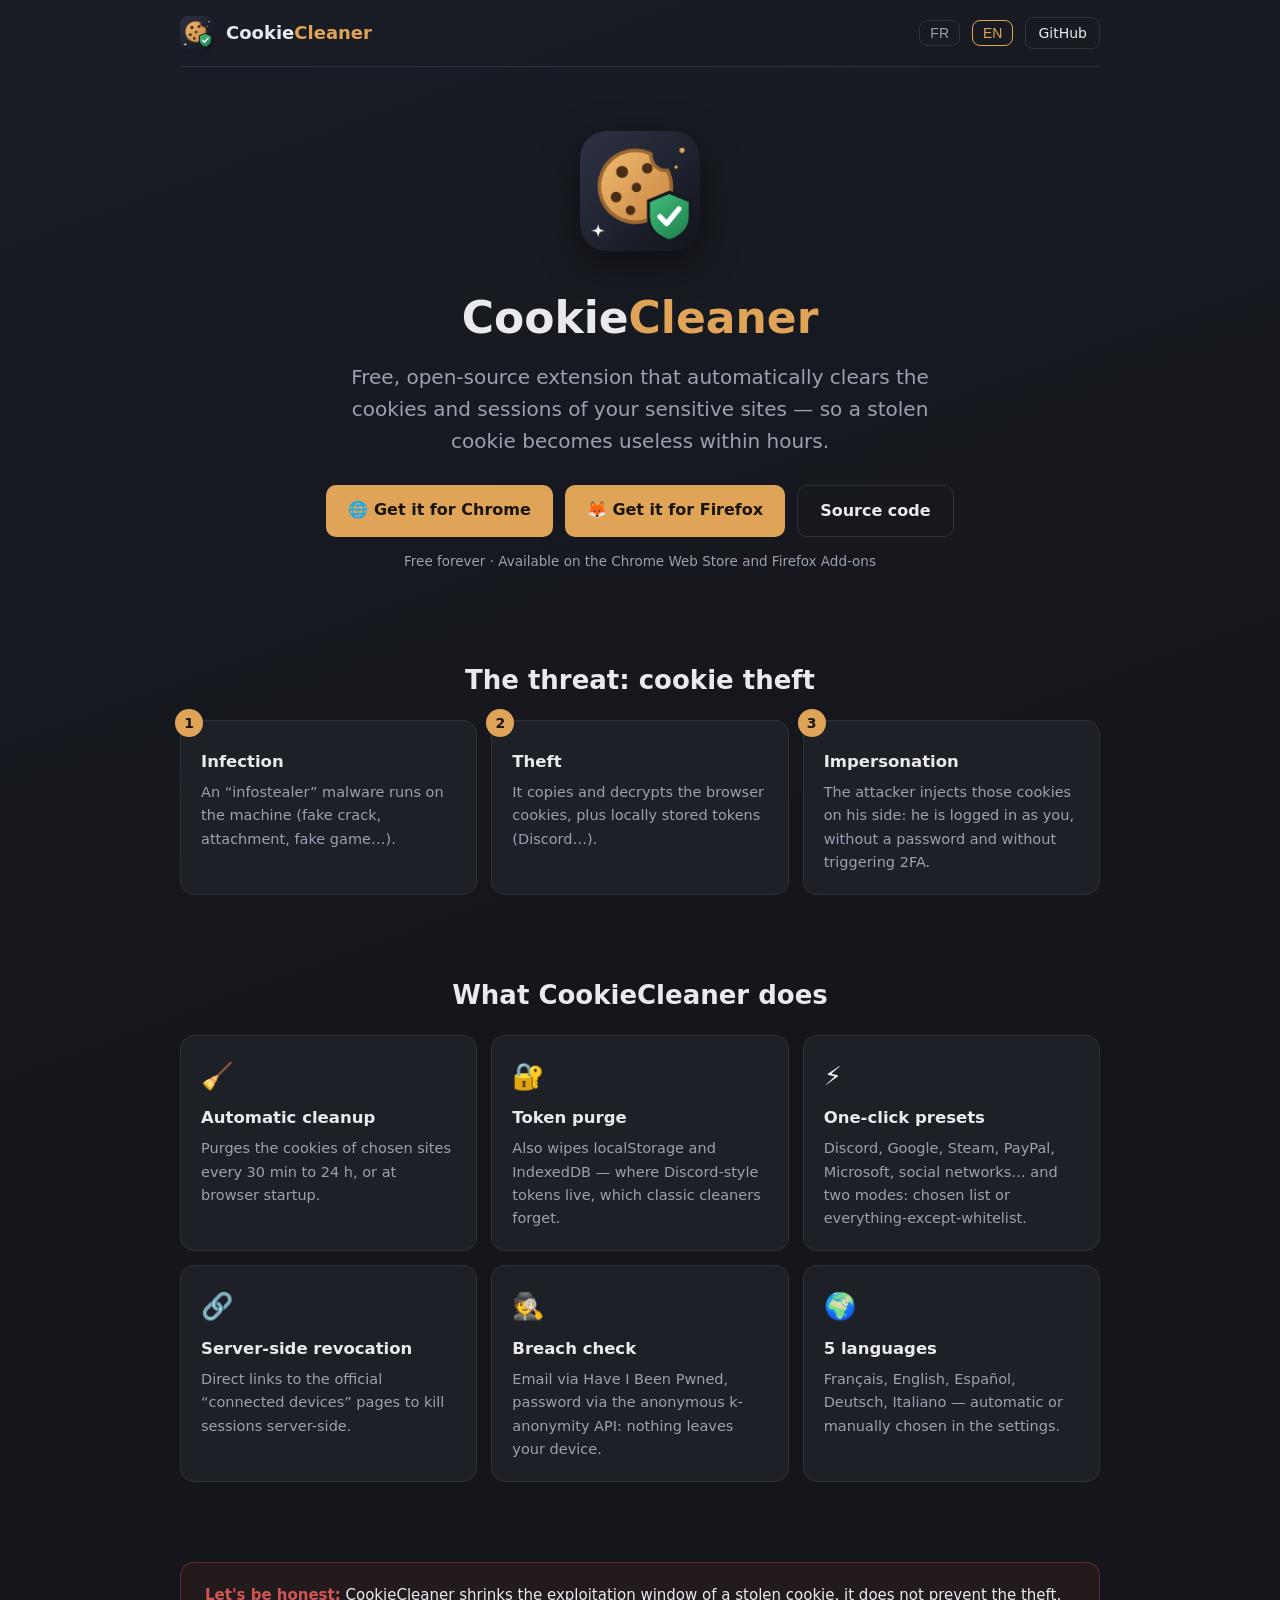
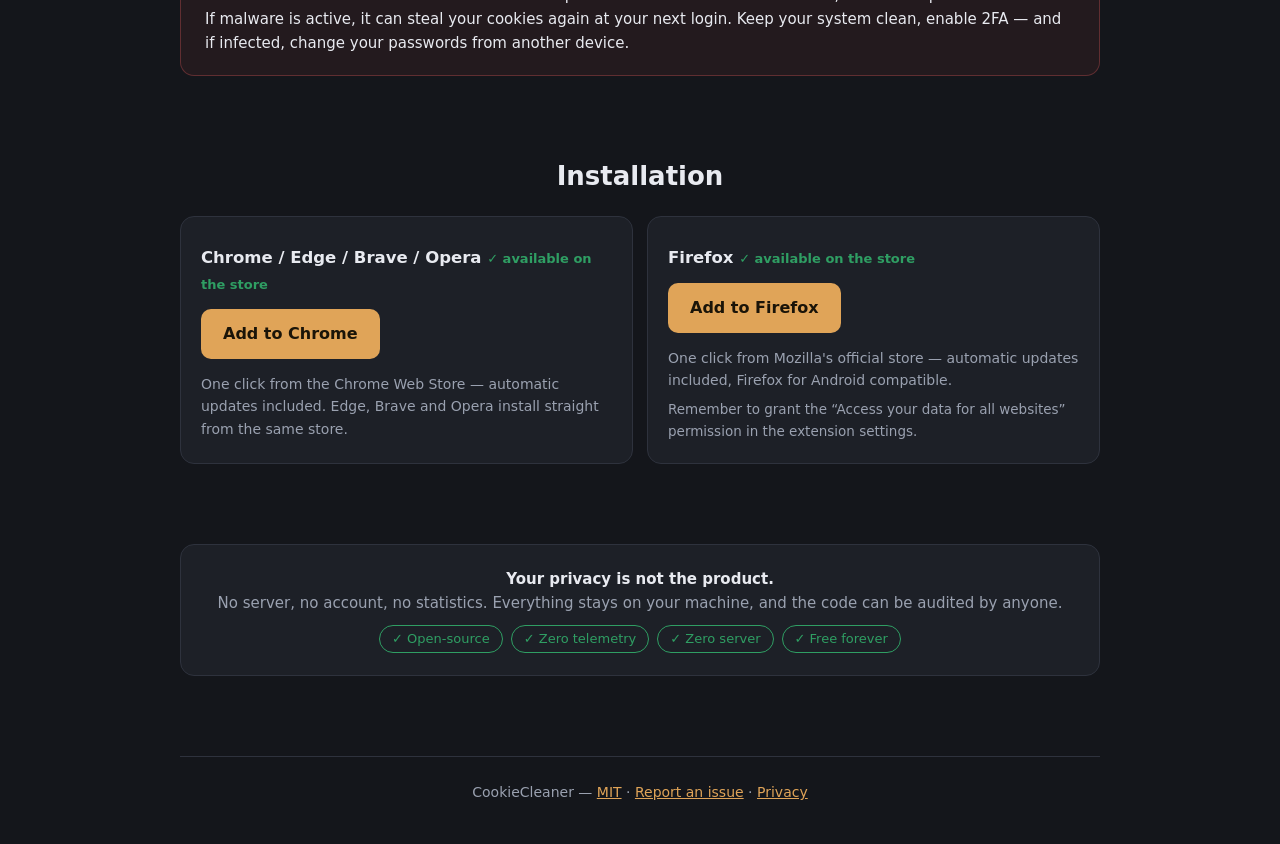
<file: docs/index.html>
<!DOCTYPE html>
<html lang="fr">
<head>
  <meta charset="utf-8">
  <meta name="viewport" content="width=device-width, initial-scale=1">
  <title>CookieCleaner — Anti-vol de cookies</title>
  <meta name="description" content="Extension gratuite et open-source qui nettoie automatiquement les cookies et sessions de vos sites sensibles pour limiter l'impact du vol de cookies.">
  <link rel="icon" type="image/png" href="assets/favicon.png">
  <style>
    :root {
      --bg: #14161b; --panel: #1d2027; --panel-2: #23262f; --border: #2e323d;
      --text: #e8eaf0; --muted: #9aa1b0; --accent: #e0a458; --accent-dark: #b5773a;
      --green: #2f9e63; --red: #d05555; --radius: 14px;
    }
    * { box-sizing: border-box; margin: 0; }
    html { scroll-behavior: smooth; }
    body {
      background: linear-gradient(160deg, #1a1d26 0%, #14161b 40%);
      color: var(--text);
      font-family: "Segoe UI", system-ui, -apple-system, sans-serif;
      font-size: 16px; line-height: 1.6;
    }
    a { color: var(--accent); }
    .wrap { max-width: 960px; margin: 0 auto; padding: 0 20px; }

    nav {
      display: flex; align-items: center; gap: 12px;
      padding: 16px 0; border-bottom: 1px solid var(--border);
    }
    nav img { width: 34px; height: 34px; border-radius: 8px; }
    nav .brand { font-weight: 700; font-size: 18px; }
    nav .brand em { color: var(--accent); font-style: normal; }
    nav .spacer { flex: 1; }
    .lang-btn {
      background: none; border: 1px solid var(--border); color: var(--muted);
      border-radius: 8px; padding: 4px 10px; cursor: pointer; font-size: 14px;
    }
    .lang-btn.active { border-color: var(--accent); color: var(--accent); }
    nav .gh {
      text-decoration: none; border: 1px solid var(--border); border-radius: 8px;
      padding: 4px 12px; color: var(--text); font-size: 14px;
    }
    nav .gh:hover { border-color: var(--accent); }

    header.hero { text-align: center; padding: 64px 0 48px; }
    .hero img { width: 120px; height: 120px; border-radius: 26px; box-shadow: 0 12px 40px rgba(0,0,0,.45); }
    .hero h1 { font-size: 44px; margin: 24px 0 8px; }
    .hero h1 em { color: var(--accent); font-style: normal; }
    .hero .tagline { font-size: 20px; color: var(--muted); max-width: 620px; margin: 0 auto 28px; }
    .cta-row { display: flex; gap: 12px; justify-content: center; flex-wrap: wrap; }
    .btn {
      display: inline-block; text-decoration: none; font-weight: 600; font-size: 16px;
      padding: 12px 22px; border-radius: 10px;
    }
    .btn.primary { background: var(--accent); color: #1a1408; }
    .btn.primary:hover { background: var(--accent-dark); color: #fff; }
    .btn.ghost { border: 1px solid var(--border); color: var(--text); }
    .btn.ghost:hover { border-color: var(--accent); }
    .hero .note { margin-top: 14px; font-size: 13.5px; color: var(--muted); }

    section { padding: 40px 0; }
    section h2 { font-size: 26px; margin-bottom: 18px; text-align: center; }
    .grid { display: grid; grid-template-columns: repeat(auto-fit, minmax(260px, 1fr)); gap: 14px; }
    .card {
      background: var(--panel); border: 1px solid var(--border);
      border-radius: var(--radius); padding: 20px;
    }
    .card .emoji { font-size: 26px; }
    .card h3 { font-size: 16.5px; margin: 8px 0 6px; }
    .card p { font-size: 14.5px; color: var(--muted); }

    .steps { counter-reset: step; }
    .steps .card { position: relative; padding-left: 20px; }
    .steps .card::before {
      counter-increment: step; content: counter(step);
      position: absolute; top: -12px; left: -6px;
      background: var(--accent); color: #1a1408; font-weight: 700;
      width: 28px; height: 28px; border-radius: 50%;
      display: flex; align-items: center; justify-content: center; font-size: 14px;
    }

    .warn-box {
      background: rgba(208,85,85,.08); border: 1px solid rgba(208,85,85,.35);
      border-radius: var(--radius); padding: 20px 24px; font-size: 15px;
    }
    .warn-box strong { color: var(--red); }

    .install-cols { display: grid; grid-template-columns: repeat(auto-fit, minmax(300px, 1fr)); gap: 14px; }
    .install-cols ol { padding-left: 20px; font-size: 14.5px; }
    .install-cols li { margin: 6px 0; }
    code {
      background: var(--panel-2); border: 1px solid var(--border);
      border-radius: 5px; padding: 1px 6px; font-size: 13px;
    }

    .privacy-strip {
      text-align: center; background: var(--panel); border: 1px solid var(--border);
      border-radius: var(--radius); padding: 22px; font-size: 15px;
    }
    .privacy-strip .badges { margin-top: 10px; display: flex; gap: 8px; justify-content: center; flex-wrap: wrap; }
    .pill {
      font-size: 13px; border: 1px solid var(--green); color: var(--green);
      border-radius: 999px; padding: 3px 12px;
    }

    footer {
      border-top: 1px solid var(--border); margin-top: 40px;
      padding: 24px 0 40px; text-align: center; color: var(--muted); font-size: 14px;
    }
  </style>
</head>
<body>
  <div class="wrap">
    <nav>
      <img src="assets/logo.png" alt="">
      <span class="brand">Cookie<em>Cleaner</em></span>
      <span class="spacer"></span>
      <button class="lang-btn" id="btn-fr" onclick="setLang('fr')">FR</button>
      <button class="lang-btn" id="btn-en" onclick="setLang('en')">EN</button>
      <a class="gh" href="https://github.com/FrankkDarko/CookieCleaner">GitHub</a>
    </nav>

    <header class="hero">
      <img src="assets/logo.png" alt="CookieCleaner">
      <h1>Cookie<em>Cleaner</em></h1>
      <p class="tagline" data-t="tagline"></p>
      <div class="cta-row">
        <a class="btn primary" href="https://chromewebstore.google.com/detail/cookiecleaner/oaomdnagofhaododcaihlojmjmlnnhdg" data-t="ctaChrome"></a>
        <a class="btn primary" href="https://addons.mozilla.org/firefox/addon/freecookiecleaner/" data-t="ctaFirefox"></a>
        <a class="btn ghost" href="https://github.com/FrankkDarko/CookieCleaner" data-t="ctaSource"></a>
      </div>
      <p class="note" data-t="ctaNote"></p>
    </header>

    <section>
      <h2 data-t="threatTitle"></h2>
      <div class="grid steps">
        <div class="card"><h3 data-t="threat1t"></h3><p data-t="threat1p"></p></div>
        <div class="card"><h3 data-t="threat2t"></h3><p data-t="threat2p"></p></div>
        <div class="card"><h3 data-t="threat3t"></h3><p data-t="threat3p"></p></div>
      </div>
    </section>

    <section>
      <h2 data-t="featTitle"></h2>
      <div class="grid">
        <div class="card"><div class="emoji">🧹</div><h3 data-t="feat1t"></h3><p data-t="feat1p"></p></div>
        <div class="card"><div class="emoji">🔐</div><h3 data-t="feat2t"></h3><p data-t="feat2p"></p></div>
        <div class="card"><div class="emoji">⚡</div><h3 data-t="feat3t"></h3><p data-t="feat3p"></p></div>
        <div class="card"><div class="emoji">🔗</div><h3 data-t="feat4t"></h3><p data-t="feat4p"></p></div>
        <div class="card"><div class="emoji">🕵️</div><h3 data-t="feat5t"></h3><p data-t="feat5p"></p></div>
        <div class="card"><div class="emoji">🌍</div><h3 data-t="feat6t"></h3><p data-t="feat6p"></p></div>
      </div>
    </section>

    <section>
      <div class="warn-box">
        <strong data-t="honestT"></strong> <span data-t="honestP"></span>
      </div>
    </section>

    <section>
      <h2 data-t="installTitle"></h2>
      <div class="install-cols">
        <div class="card">
          <h3>Chrome / Edge / Brave / Opera <span style="color:var(--green);font-size:13px;font-weight:600" data-t="instCLive"></span></h3>
          <p style="margin:12px 0 14px">
            <a class="btn primary" href="https://chromewebstore.google.com/detail/cookiecleaner/oaomdnagofhaododcaihlojmjmlnnhdg" data-t="instCBtn"></a>
          </p>
          <p style="font-size:14px" data-t="instC0"></p>
        </div>
        <div class="card">
          <h3>Firefox <span style="color:var(--green);font-size:13px;font-weight:600" data-t="instFLive"></span></h3>
          <p style="margin:12px 0 14px">
            <a class="btn primary" href="https://addons.mozilla.org/firefox/addon/freecookiecleaner/" data-t="instFBtn"></a>
          </p>
          <p style="font-size:14px" data-t="instF0"></p>
          <p style="font-size:13.5px;color:var(--muted);margin-top:8px" data-t="instFNote"></p>
        </div>
      </div>
    </section>

    <section>
      <div class="privacy-strip">
        <strong data-t="privT"></strong><br>
        <span style="color:var(--muted)" data-t="privP"></span>
        <div class="badges">
          <span class="pill" data-t="pill1"></span>
          <span class="pill" data-t="pill2"></span>
          <span class="pill" data-t="pill3"></span>
          <span class="pill" data-t="pill4"></span>
        </div>
      </div>
    </section>

    <footer>
      <span data-t="footer"></span>
      <a href="https://github.com/FrankkDarko/CookieCleaner/blob/main/LICENSE">MIT</a>
      · <a href="https://github.com/FrankkDarko/CookieCleaner/issues" data-t="footerIssues"></a>
      · <a href="privacy.html" data-t="footerPrivacy"></a>
    </footer>
  </div>

  <script>
    const I18N = {
      fr: {
        title: "CookieCleaner — Anti-vol de cookies",
        tagline: "Extension gratuite et open-source qui nettoie automatiquement les cookies et sessions de vos sites sensibles — pour qu'un cookie volé devienne inutilisable en quelques heures.",
        ctaChrome: "🌐 Installer pour Chrome",
        ctaFirefox: "🦊 Installer pour Firefox",
        ctaSource: "Code source",
        ctaNote: "Gratuit pour toujours · Disponible sur le Chrome Web Store et Firefox Add-ons",
        threatTitle: "La menace : le vol de cookies",
        threat1t: "Infection", threat1p: "Un malware « infostealer » s'exécute sur la machine (faux crack, pièce jointe, faux jeu…).",
        threat2t: "Vol", threat2p: "Il copie et déchiffre les cookies du navigateur, ainsi que les tokens stockés en local (Discord…).",
        threat3t: "Usurpation", threat3p: "L'attaquant injecte ces cookies chez lui : il est connecté à votre place, sans mot de passe et sans déclencher la 2FA.",
        featTitle: "Ce que fait CookieCleaner",
        feat1t: "Nettoyage automatique", feat1p: "Purge les cookies des sites choisis toutes les 30 min à 24 h, ou au démarrage du navigateur.",
        feat2t: "Purge des tokens", feat2p: "Vide aussi le localStorage et l'IndexedDB — là où vivent les tokens type Discord que les nettoyeurs classiques oublient.",
        feat3t: "Presets en un clic", feat3p: "Discord, Google, Steam, PayPal, Microsoft, réseaux sociaux… et deux modes : liste choisie ou tout-sauf-liste-blanche.",
        feat4t: "Révocation serveur", feat4p: "Liens directs vers les pages officielles « appareils connectés » pour tuer les sessions côté serveur.",
        feat5t: "Vérification de fuites", feat5p: "E-mail via Have I Been Pwned, mot de passe via l'API anonyme k-anonymity : rien ne quitte votre appareil.",
        feat6t: "5 langues", feat6p: "Français, English, Español, Deutsch, Italiano — automatique ou au choix dans les options.",
        honestT: "Soyons honnêtes :",
        honestP: "CookieCleaner réduit la fenêtre d'exploitation d'un cookie volé, il n'empêche pas le vol. Si un malware est actif, il peut re-voler vos cookies à la prochaine connexion. Gardez votre système sain, activez la 2FA — et en cas d'infection, changez vos mots de passe depuis un autre appareil.",
        installTitle: "Installation",
        instCLive: "✓ disponible sur le store",
        instCBtn: "Ajouter à Chrome",
        instC0: "Un clic depuis le Chrome Web Store — mises à jour automatiques incluses. Edge, Brave et Opera installent directement depuis le même store.",
        instFLive: "✓ disponible sur le store",
        instFBtn: "Ajouter à Firefox",
        instF0: "Un clic depuis le store officiel de Mozilla — mises à jour automatiques incluses, compatible Firefox pour Android.",
        instFNote: "Pensez à accorder la permission « Accéder à vos données pour tous les sites » dans les paramètres de l'extension.",
        privT: "Votre vie privée n'est pas le produit.",
        privP: "Aucun serveur, aucun compte, aucune statistique. Tout reste sur votre machine, et le code est auditable par tous.",
        pill1: "✓ Open-source", pill2: "✓ Zéro télémétrie", pill3: "✓ Zéro serveur", pill4: "✓ Gratuit pour toujours",
        footer: "CookieCleaner — licence ", footerIssues: "Signaler un problème", footerPrivacy: "Confidentialité"
      },
      en: {
        title: "CookieCleaner — Anti cookie-theft",
        tagline: "Free, open-source extension that automatically clears the cookies and sessions of your sensitive sites — so a stolen cookie becomes useless within hours.",
        ctaChrome: "🌐 Get it for Chrome",
        ctaFirefox: "🦊 Get it for Firefox",
        ctaSource: "Source code",
        ctaNote: "Free forever · Available on the Chrome Web Store and Firefox Add-ons",
        threatTitle: "The threat: cookie theft",
        threat1t: "Infection", threat1p: "An “infostealer” malware runs on the machine (fake crack, attachment, fake game…).",
        threat2t: "Theft", threat2p: "It copies and decrypts the browser cookies, plus locally stored tokens (Discord…).",
        threat3t: "Impersonation", threat3p: "The attacker injects those cookies on his side: he is logged in as you, without a password and without triggering 2FA.",
        featTitle: "What CookieCleaner does",
        feat1t: "Automatic cleanup", feat1p: "Purges the cookies of chosen sites every 30 min to 24 h, or at browser startup.",
        feat2t: "Token purge", feat2p: "Also wipes localStorage and IndexedDB — where Discord-style tokens live, which classic cleaners forget.",
        feat3t: "One-click presets", feat3p: "Discord, Google, Steam, PayPal, Microsoft, social networks… and two modes: chosen list or everything-except-whitelist.",
        feat4t: "Server-side revocation", feat4p: "Direct links to the official “connected devices” pages to kill sessions server-side.",
        feat5t: "Breach check", feat5p: "Email via Have I Been Pwned, password via the anonymous k-anonymity API: nothing leaves your device.",
        feat6t: "5 languages", feat6p: "Français, English, Español, Deutsch, Italiano — automatic or manually chosen in the settings.",
        honestT: "Let's be honest:",
        honestP: "CookieCleaner shrinks the exploitation window of a stolen cookie, it does not prevent the theft. If malware is active, it can steal your cookies again at your next login. Keep your system clean, enable 2FA — and if infected, change your passwords from another device.",
        installTitle: "Installation",
        instCLive: "✓ available on the store",
        instCBtn: "Add to Chrome",
        instC0: "One click from the Chrome Web Store — automatic updates included. Edge, Brave and Opera install straight from the same store.",
        instFLive: "✓ available on the store",
        instFBtn: "Add to Firefox",
        instF0: "One click from Mozilla's official store — automatic updates included, Firefox for Android compatible.",
        instFNote: "Remember to grant the “Access your data for all websites” permission in the extension settings.",
        privT: "Your privacy is not the product.",
        privP: "No server, no account, no statistics. Everything stays on your machine, and the code can be audited by anyone.",
        pill1: "✓ Open-source", pill2: "✓ Zero telemetry", pill3: "✓ Zero server", pill4: "✓ Free forever",
        footer: "CookieCleaner — ", footerIssues: "Report an issue", footerPrivacy: "Privacy"
      }
    };

    function setLang(lang) {
      try { localStorage.setItem("cc-lang", lang); } catch (e) { /* private mode / sandboxed */ }
      document.documentElement.lang = lang;
      document.title = I18N[lang].title;
      document.querySelectorAll("[data-t]").forEach((el) => {
        const msg = I18N[lang][el.dataset.t];
        if (msg) el.textContent = msg;
      });
      document.getElementById("btn-fr").classList.toggle("active", lang === "fr");
      document.getElementById("btn-en").classList.toggle("active", lang === "en");
    }

    let saved = null;
    try { saved = localStorage.getItem("cc-lang"); } catch (e) { /* private mode / sandboxed */ }
    setLang(saved || (navigator.language?.toLowerCase().startsWith("fr") ? "fr" : "en"));
  </script>
</body>
</html>
</file>
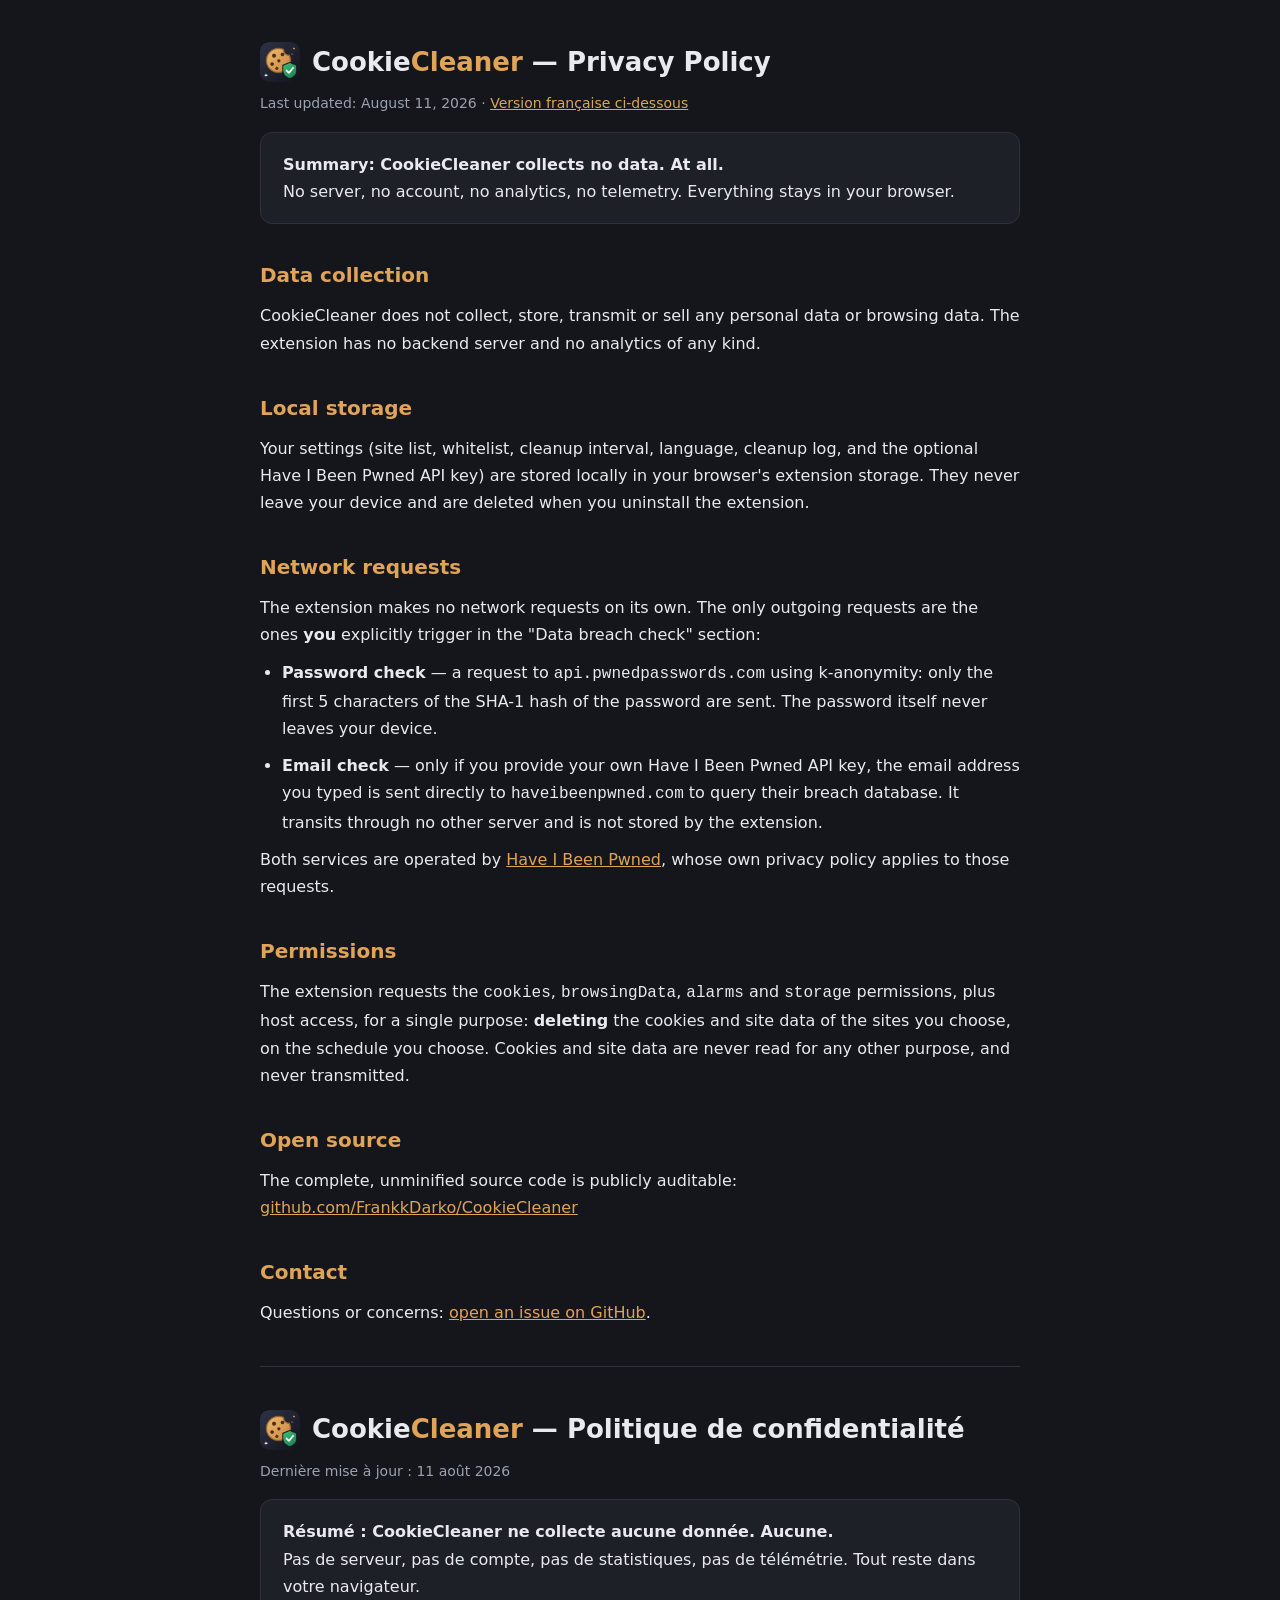
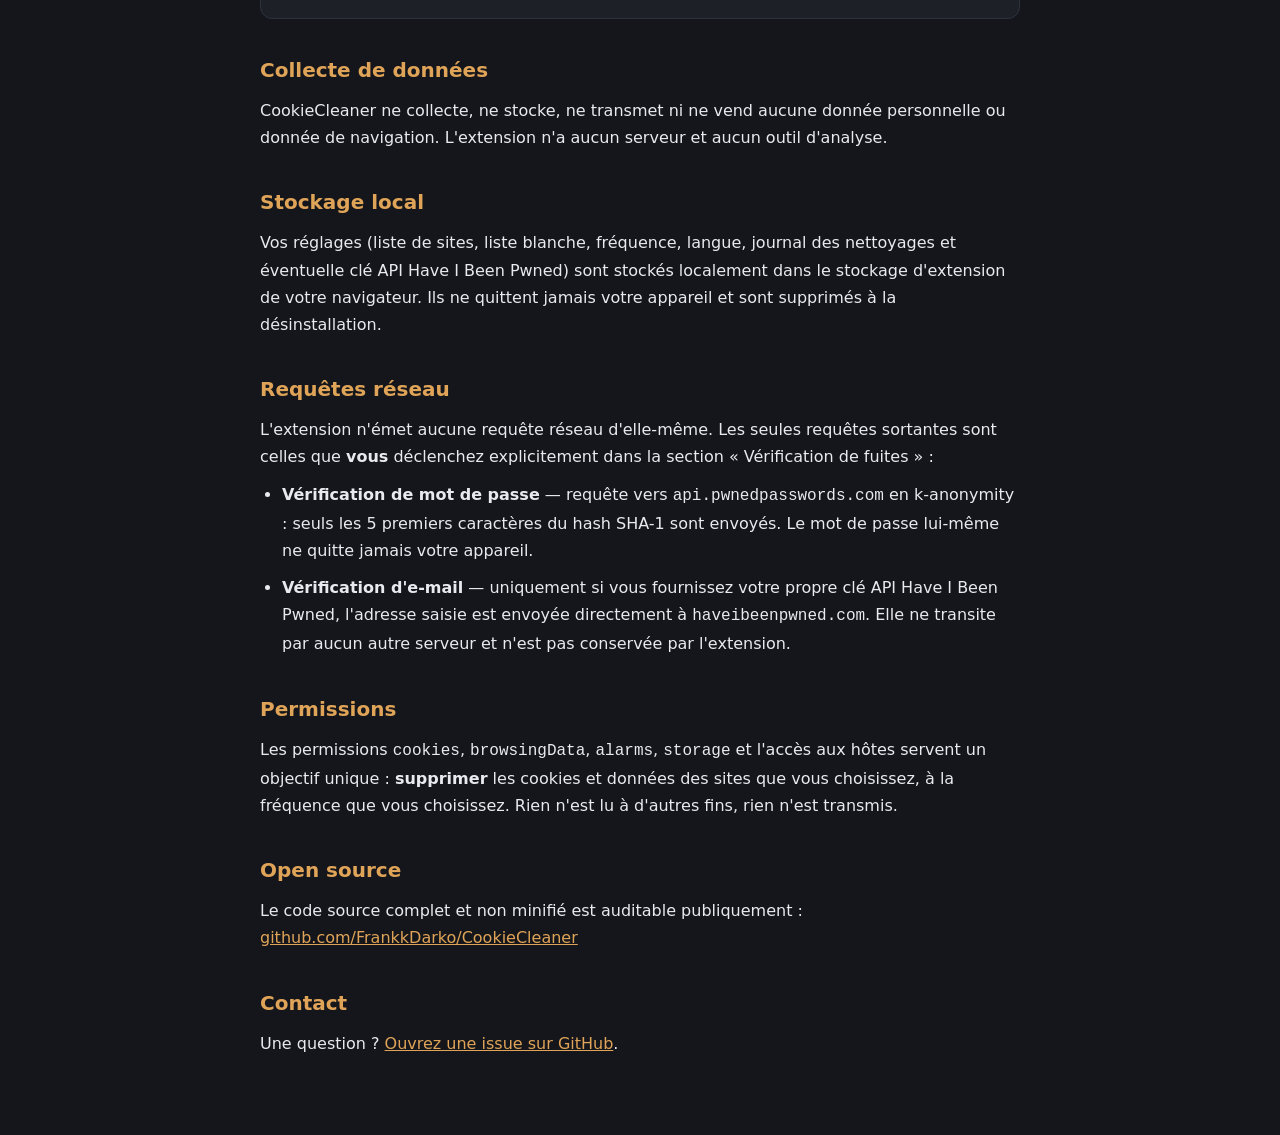
<file: docs/privacy.html>
<!DOCTYPE html>
<html lang="en">
<head>
  <meta charset="utf-8">
  <meta name="viewport" content="width=device-width, initial-scale=1">
  <title>CookieCleaner — Privacy Policy</title>
  <link rel="icon" type="image/png" href="assets/favicon.png">
  <style>
    :root {
      --bg: #14161b; --panel: #1d2027; --border: #2e323d;
      --text: #e8eaf0; --muted: #9aa1b0; --accent: #e0a458;
    }
    * { box-sizing: border-box; margin: 0; }
    body {
      background: var(--bg); color: var(--text);
      font-family: "Segoe UI", system-ui, -apple-system, sans-serif;
      font-size: 16px; line-height: 1.7; padding: 40px 20px 80px;
    }
    .wrap { max-width: 760px; margin: 0 auto; }
    header { display: flex; align-items: center; gap: 12px; margin-bottom: 8px; }
    header img { width: 40px; height: 40px; border-radius: 9px; }
    h1 { font-size: 26px; }
    h1 em { color: var(--accent); font-style: normal; }
    h2 { font-size: 20px; margin: 34px 0 10px; color: var(--accent); }
    h3 { font-size: 16px; margin: 20px 0 6px; }
    p, li { color: var(--text); margin-bottom: 10px; }
    ul { padding-left: 22px; }
    .muted { color: var(--muted); font-size: 14px; }
    a { color: var(--accent); }
    .card {
      background: var(--panel); border: 1px solid var(--border);
      border-radius: 12px; padding: 18px 22px; margin: 16px 0;
    }
    hr { border: none; border-top: 1px solid var(--border); margin: 40px 0; }
  </style>
</head>
<body>
  <div class="wrap">
    <header>
      <img src="assets/logo.png" alt="">
      <h1>Cookie<em>Cleaner</em> — Privacy Policy</h1>
    </header>
    <p class="muted">Last updated: August 11, 2026 · <a href="#fr">Version française ci-dessous</a></p>

    <div class="card">
      <strong>Summary: CookieCleaner collects no data. At all.</strong><br>
      No server, no account, no analytics, no telemetry. Everything stays in your browser.
    </div>

    <h2>Data collection</h2>
    <p>CookieCleaner does not collect, store, transmit or sell any personal data or browsing data. The extension has no backend server and no analytics of any kind.</p>

    <h2>Local storage</h2>
    <p>Your settings (site list, whitelist, cleanup interval, language, cleanup log, and the optional Have I Been Pwned API key) are stored locally in your browser's extension storage. They never leave your device and are deleted when you uninstall the extension.</p>

    <h2>Network requests</h2>
    <p>The extension makes no network requests on its own. The only outgoing requests are the ones <strong>you</strong> explicitly trigger in the "Data breach check" section:</p>
    <ul>
      <li><strong>Password check</strong> — a request to <code>api.pwnedpasswords.com</code> using k-anonymity: only the first 5 characters of the SHA-1 hash of the password are sent. The password itself never leaves your device.</li>
      <li><strong>Email check</strong> — only if you provide your own Have I Been Pwned API key, the email address you typed is sent directly to <code>haveibeenpwned.com</code> to query their breach database. It transits through no other server and is not stored by the extension.</li>
    </ul>
    <p>Both services are operated by <a href="https://haveibeenpwned.com/Privacy">Have I Been Pwned</a>, whose own privacy policy applies to those requests.</p>

    <h2>Permissions</h2>
    <p>The extension requests the <code>cookies</code>, <code>browsingData</code>, <code>alarms</code> and <code>storage</code> permissions, plus host access, for a single purpose: <strong>deleting</strong> the cookies and site data of the sites you choose, on the schedule you choose. Cookies and site data are never read for any other purpose, and never transmitted.</p>

    <h2>Open source</h2>
    <p>The complete, unminified source code is publicly auditable: <a href="https://github.com/FrankkDarko/CookieCleaner">github.com/FrankkDarko/CookieCleaner</a></p>

    <h2>Contact</h2>
    <p>Questions or concerns: <a href="https://github.com/FrankkDarko/CookieCleaner/issues">open an issue on GitHub</a>.</p>

    <hr id="fr">

    <header>
      <img src="assets/logo.png" alt="">
      <h1>Cookie<em>Cleaner</em> — Politique de confidentialité</h1>
    </header>
    <p class="muted">Dernière mise à jour : 11 août 2026</p>

    <div class="card">
      <strong>Résumé : CookieCleaner ne collecte aucune donnée. Aucune.</strong><br>
      Pas de serveur, pas de compte, pas de statistiques, pas de télémétrie. Tout reste dans votre navigateur.
    </div>

    <h2>Collecte de données</h2>
    <p>CookieCleaner ne collecte, ne stocke, ne transmet ni ne vend aucune donnée personnelle ou donnée de navigation. L'extension n'a aucun serveur et aucun outil d'analyse.</p>

    <h2>Stockage local</h2>
    <p>Vos réglages (liste de sites, liste blanche, fréquence, langue, journal des nettoyages et éventuelle clé API Have I Been Pwned) sont stockés localement dans le stockage d'extension de votre navigateur. Ils ne quittent jamais votre appareil et sont supprimés à la désinstallation.</p>

    <h2>Requêtes réseau</h2>
    <p>L'extension n'émet aucune requête réseau d'elle-même. Les seules requêtes sortantes sont celles que <strong>vous</strong> déclenchez explicitement dans la section « Vérification de fuites » :</p>
    <ul>
      <li><strong>Vérification de mot de passe</strong> — requête vers <code>api.pwnedpasswords.com</code> en k-anonymity : seuls les 5 premiers caractères du hash SHA-1 sont envoyés. Le mot de passe lui-même ne quitte jamais votre appareil.</li>
      <li><strong>Vérification d'e-mail</strong> — uniquement si vous fournissez votre propre clé API Have I Been Pwned, l'adresse saisie est envoyée directement à <code>haveibeenpwned.com</code>. Elle ne transite par aucun autre serveur et n'est pas conservée par l'extension.</li>
    </ul>

    <h2>Permissions</h2>
    <p>Les permissions <code>cookies</code>, <code>browsingData</code>, <code>alarms</code>, <code>storage</code> et l'accès aux hôtes servent un objectif unique : <strong>supprimer</strong> les cookies et données des sites que vous choisissez, à la fréquence que vous choisissez. Rien n'est lu à d'autres fins, rien n'est transmis.</p>

    <h2>Open source</h2>
    <p>Le code source complet et non minifié est auditable publiquement : <a href="https://github.com/FrankkDarko/CookieCleaner">github.com/FrankkDarko/CookieCleaner</a></p>

    <h2>Contact</h2>
    <p>Une question ? <a href="https://github.com/FrankkDarko/CookieCleaner/issues">Ouvrez une issue sur GitHub</a>.</p>
  </div>
</body>
</html>
</file>
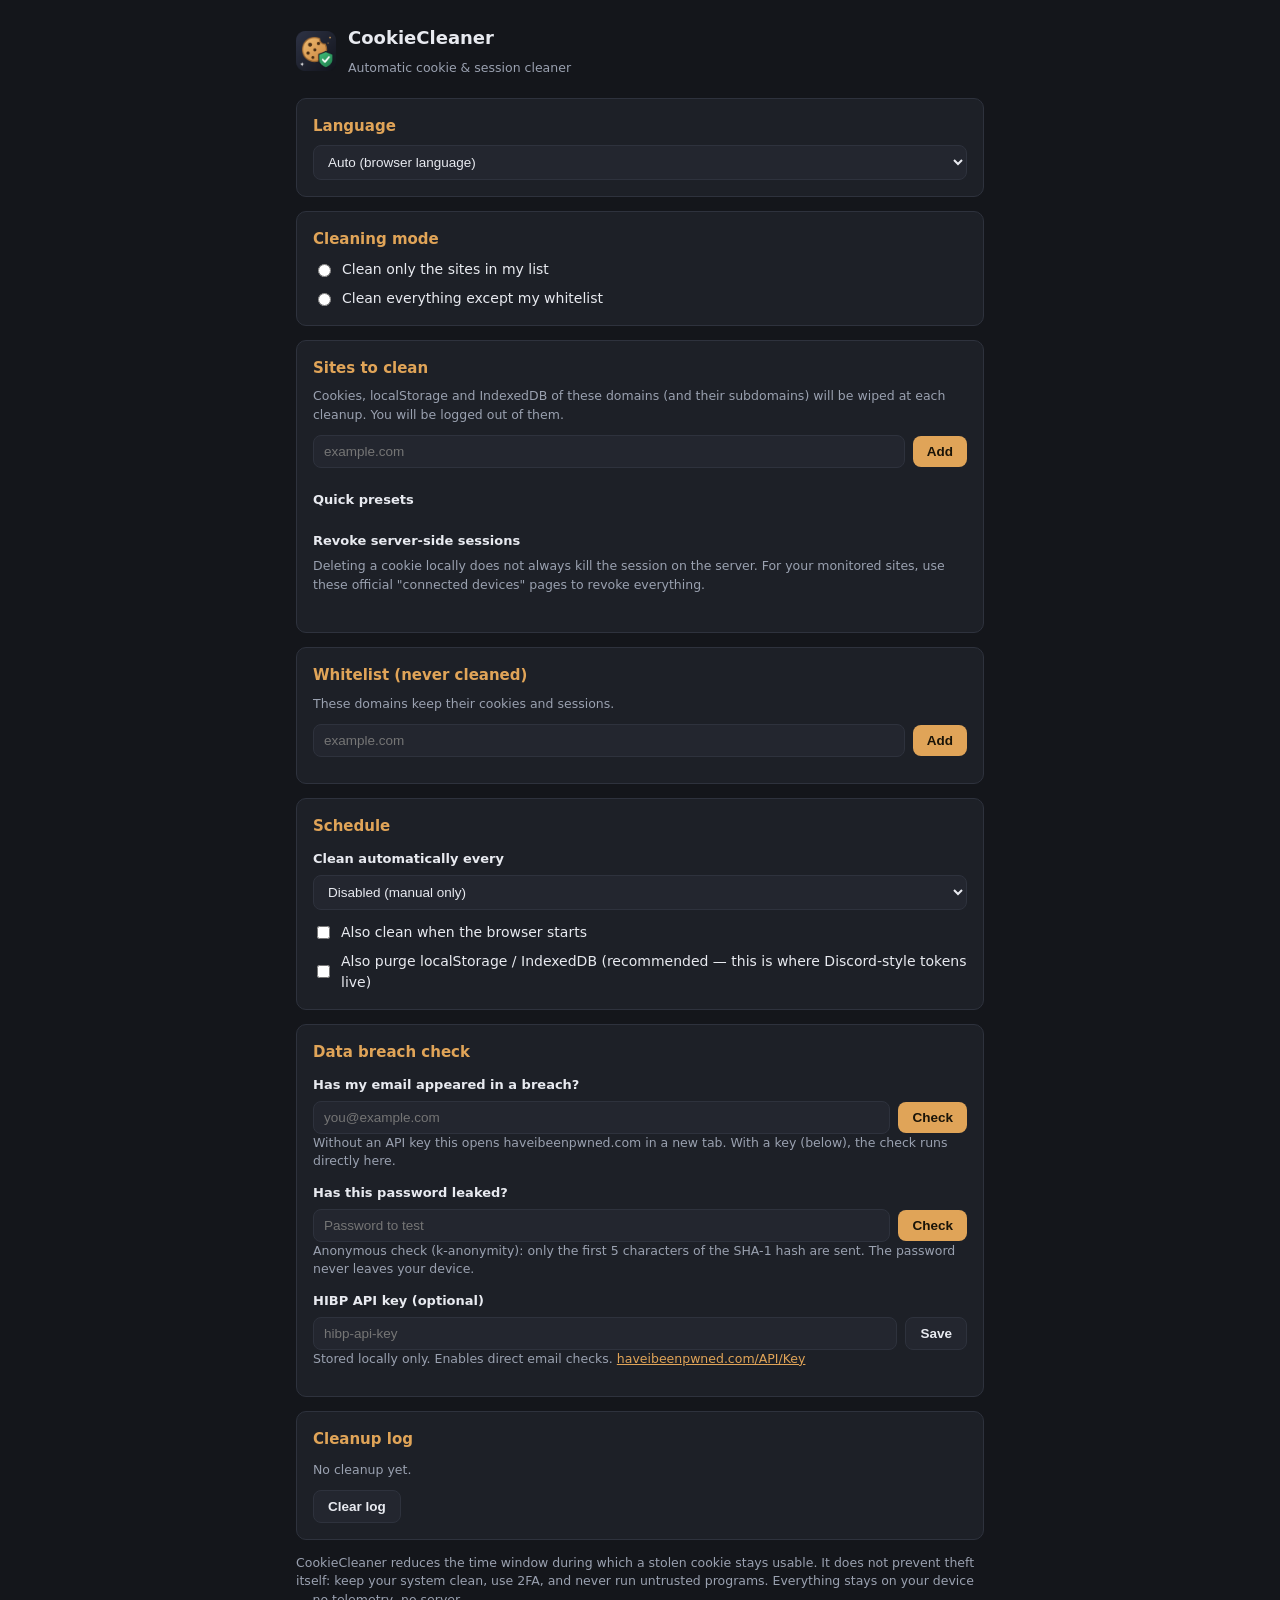
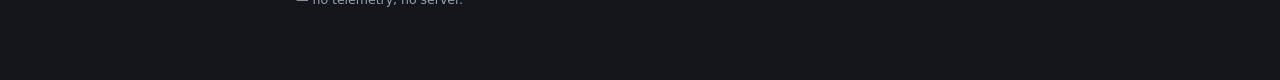
<file: extension/options/options.html>
<!DOCTYPE html>
<html>
<head>
  <meta charset="utf-8">
  <title data-i18n="optPageTitle">CookieCleaner — Options</title>
  <link rel="stylesheet" href="../common/style.css">
  <style>
    body { max-width: 720px; margin: 0 auto; padding: 24px 16px 60px; }
    header { display: flex; align-items: center; gap: 12px; margin-bottom: 20px; }
    header img { width: 40px; height: 40px; }
    .mode-choice { display: flex; flex-direction: column; gap: 8px; }
    #journalList { list-style: none; margin: 10px 0 0; padding: 0; }
    #journalList li {
      display: flex; justify-content: space-between;
      padding: 6px 4px; border-bottom: 1px solid var(--border); font-size: 12.5px;
    }
    #leakResult, #pwdResult, #apiResult { margin-top: 8px; font-size: 13px; }
    .field { margin: 12px 0; }
    .field > .label-line { margin-bottom: 6px; font-weight: 600; font-size: 13px; }
    .revoke-links { margin-top: 8px; display: flex; flex-wrap: wrap; gap: 6px; }
  </style>
</head>
<body>
  <header>
    <img src="../icons/icon48.png" alt="">
    <div>
      <h1>CookieCleaner</h1>
      <div class="muted" data-i18n="optSubtitle">Automatic cookie & session cleaner</div>
    </div>
  </header>

  <!-- Language -->
  <div class="card">
    <h2 data-i18n="optLangTitle">Language</h2>
    <select id="langSelect">
      <option value="auto" data-i18n="optLangAuto">Auto (browser language)</option>
      <option value="fr">Français</option>
      <option value="en">English</option>
      <option value="es">Español</option>
      <option value="de">Deutsch</option>
      <option value="it">Italiano</option>
    </select>
  </div>

  <!-- Mode -->
  <div class="card">
    <h2 data-i18n="optModeTitle">Cleaning mode</h2>
    <div class="mode-choice">
      <label>
        <input type="radio" name="mode" value="list">
        <span data-i18n="optModeList">Clean only the sites in my list</span>
      </label>
      <label>
        <input type="radio" name="mode" value="all">
        <span data-i18n="optModeAll">Clean everything except my whitelist</span>
      </label>
    </div>
  </div>

  <!-- Site list (list mode) -->
  <div class="card" id="sitesCard">
    <h2 data-i18n="optSitesTitle">Sites to clean</h2>
    <p class="muted" data-i18n="optSitesHelp">Cookies, localStorage and IndexedDB of these domains (and their subdomains) will be wiped at each cleanup. You will be logged out of them.</p>
    <div class="row">
      <input type="text" id="siteInput" data-i18n-placeholder="optSitePlaceholder" placeholder="example.com">
      <button id="addSite" data-i18n="optAdd">Add</button>
    </div>
    <div class="chips" id="siteChips"></div>
    <div class="field">
      <div class="label-line" data-i18n="optPresets">Quick presets</div>
      <div class="chips" id="presetChips"></div>
    </div>
    <div class="field">
      <div class="label-line" data-i18n="optRevokeTitle">Revoke server-side sessions</div>
      <p class="muted" data-i18n="optRevokeHelp">Deleting a cookie locally does not always kill the session on the server. For your monitored sites, use these official "connected devices" pages to revoke everything.</p>
      <div class="revoke-links" id="revokeLinks"></div>
    </div>
  </div>

  <!-- Whitelist (all mode) -->
  <div class="card" id="whitelistCard">
    <h2 data-i18n="optWhitelistTitle">Whitelist (never cleaned)</h2>
    <p class="muted" data-i18n="optWhitelistHelp">These domains keep their cookies and sessions.</p>
    <div class="row">
      <input type="text" id="whitelistInput" data-i18n-placeholder="optSitePlaceholder" placeholder="example.com">
      <button id="addWhitelist" data-i18n="optAdd">Add</button>
    </div>
    <div class="chips" id="whitelistChips"></div>
  </div>

  <!-- Schedule -->
  <div class="card">
    <h2 data-i18n="optScheduleTitle">Schedule</h2>
    <div class="field">
      <div class="label-line" data-i18n="optInterval">Clean automatically every</div>
      <select id="interval">
        <option value="0" data-i18n="optIntervalOff">Disabled (manual only)</option>
        <option value="30" data-i18n="optInterval30m">30 minutes</option>
        <option value="60" data-i18n="optInterval1h">1 hour</option>
        <option value="180" data-i18n="optInterval3h">3 hours</option>
        <option value="360" data-i18n="optInterval6h">6 hours</option>
        <option value="720" data-i18n="optInterval12h">12 hours</option>
        <option value="1440" data-i18n="optInterval24h">24 hours</option>
      </select>
    </div>
    <label>
      <input type="checkbox" id="cleanOnStartup">
      <span data-i18n="optStartup">Also clean when the browser starts</span>
    </label>
    <label style="margin-top:8px">
      <input type="checkbox" id="cleanStorage">
      <span data-i18n="optStorage">Also purge localStorage / IndexedDB (recommended — this is where Discord-style tokens live)</span>
    </label>
  </div>

  <!-- Leak check -->
  <div class="card">
    <h2 data-i18n="optLeaksTitle">Data breach check</h2>

    <div class="field">
      <div class="label-line" data-i18n="optLeakEmailTitle">Has my email appeared in a breach?</div>
      <div class="row">
        <input type="email" id="leakEmail" placeholder="you@example.com">
        <button id="checkEmail" data-i18n="optCheck">Check</button>
      </div>
      <p class="muted" data-i18n="optLeakEmailHelp">Without an API key this opens haveibeenpwned.com in a new tab. With a key (below), the check runs directly here.</p>
      <div id="leakResult"></div>
    </div>

    <div class="field">
      <div class="label-line" data-i18n="optLeakPwdTitle">Has this password leaked?</div>
      <div class="row">
        <input type="password" id="leakPwd" data-i18n-placeholder="optLeakPwdPlaceholder" placeholder="Password to test">
        <button id="checkPwd" data-i18n="optCheck">Check</button>
      </div>
      <p class="muted" data-i18n="optLeakPwdHelp">Anonymous check (k-anonymity): only the first 5 characters of the SHA-1 hash are sent. The password never leaves your device.</p>
      <div id="pwdResult"></div>
    </div>

    <div class="field">
      <div class="label-line" data-i18n="optApiTitle">HIBP API key (optional)</div>
      <div class="row">
        <input type="password" id="hibpKey" data-i18n-placeholder="optApiPlaceholder" placeholder="hibp-api-key">
        <button id="saveKey" class="secondary" data-i18n="optSave">Save</button>
      </div>
      <p class="muted">
        <span data-i18n="optApiHelp">Stored locally only. Enables direct email checks.</span>
        <a href="https://haveibeenpwned.com/API/Key" target="_blank" rel="noopener">haveibeenpwned.com/API/Key</a>
      </p>
      <div id="apiResult"></div>
    </div>
  </div>

  <!-- Journal -->
  <div class="card">
    <h2 data-i18n="optJournalTitle">Cleanup log</h2>
    <ul id="journalList"></ul>
    <p class="muted" id="journalEmpty" data-i18n="optJournalEmpty">No cleanup yet.</p>
    <button id="clearJournal" class="secondary" data-i18n="optJournalClear">Clear log</button>
  </div>

  <p class="muted" data-i18n="optDisclaimer">CookieCleaner reduces the time window during which a stolen cookie stays usable. It does not prevent theft itself: keep your system clean, use 2FA, and never run untrusted programs. Everything stays on your device — no telemetry, no server.</p>

  <script src="../common/i18n.js"></script>
  <script src="options.js"></script>
</body>
</html>
</file>
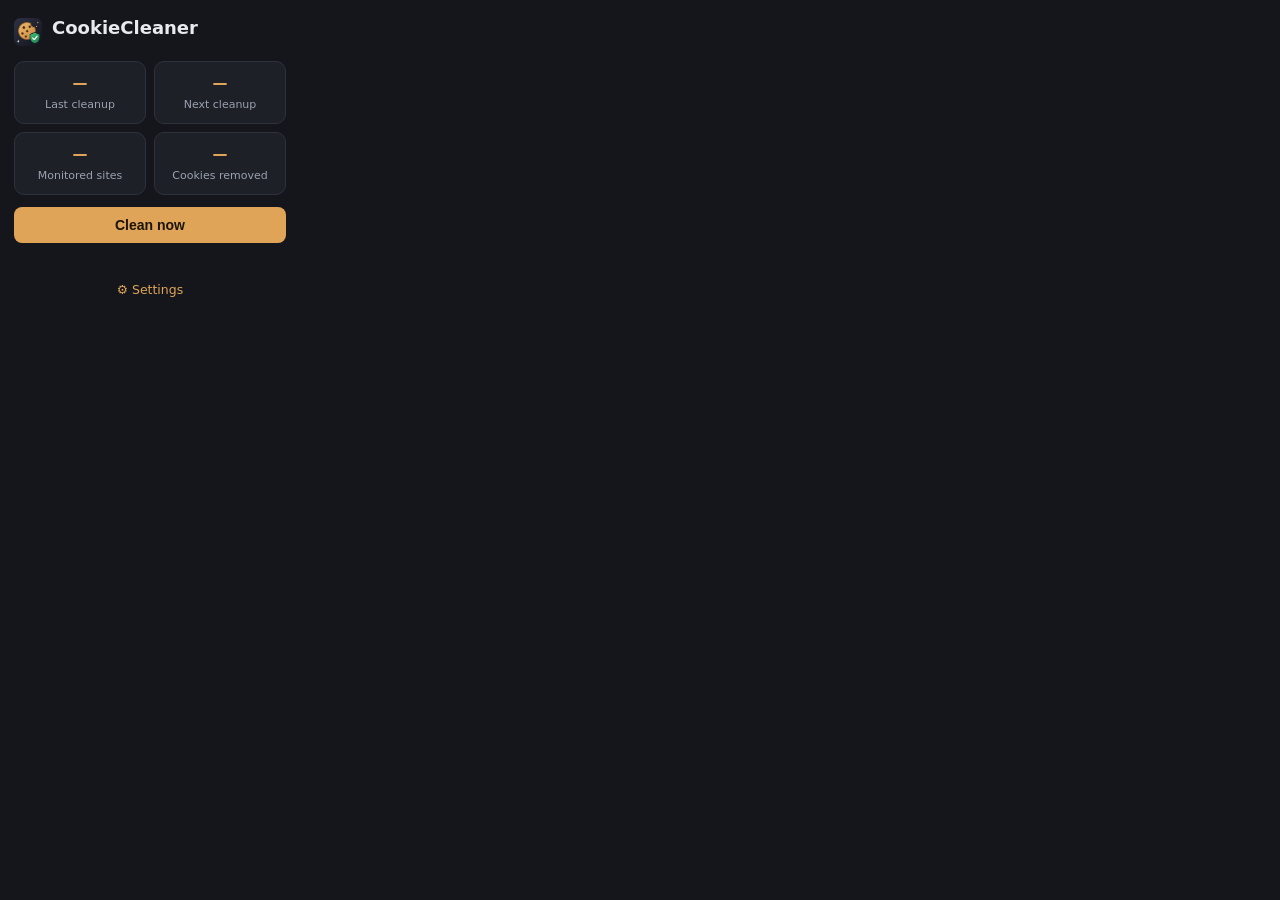
<file: extension/popup/popup.html>
<!DOCTYPE html>
<html>
<head>
  <meta charset="utf-8">
  <link rel="stylesheet" href="../common/style.css">
  <style>
    body { width: 300px; padding: 14px; }
    header { display: flex; align-items: center; gap: 10px; margin-bottom: 12px; }
    header img { width: 28px; height: 28px; }
    .stats { display: grid; grid-template-columns: 1fr 1fr; gap: 8px; margin-bottom: 12px; }
    .stat {
      background: var(--panel); border: 1px solid var(--border);
      border-radius: var(--radius); padding: 10px; text-align: center;
    }
    .stat .value { font-size: 15px; font-weight: 600; color: var(--accent); }
    .stat .label { font-size: 11px; color: var(--muted); margin-top: 2px; }
    #cleanNow { width: 100%; padding: 10px; font-size: 14px; }
    #result { text-align: center; min-height: 20px; margin-top: 8px; font-size: 12.5px; }
    footer { margin-top: 8px; text-align: center; }
    footer a { font-size: 12.5px; text-decoration: none; }
  </style>
</head>
<body>
  <header>
    <img src="../icons/icon48.png" alt="">
    <h1>CookieCleaner</h1>
  </header>

  <div class="stats">
    <div class="stat">
      <div class="value" id="lastClean">—</div>
      <div class="label" data-i18n="popupLastClean">Last cleanup</div>
    </div>
    <div class="stat">
      <div class="value" id="nextClean">—</div>
      <div class="label" data-i18n="popupNextClean">Next cleanup</div>
    </div>
    <div class="stat">
      <div class="value" id="siteCount">—</div>
      <div class="label" data-i18n="popupSites">Monitored sites</div>
    </div>
    <div class="stat">
      <div class="value" id="lastCount">—</div>
      <div class="label" data-i18n="popupCookiesRemoved">Cookies removed</div>
    </div>
  </div>

  <button id="cleanNow" data-i18n="popupCleanNow">Clean now</button>
  <div id="result"></div>

  <footer>
    <a href="#" id="openOptions" data-i18n="popupOptions">⚙️ Settings</a>
  </footer>

  <script src="../common/i18n.js"></script>
  <script src="popup.js"></script>
</body>
</html>
</file>
<file: extension/common/style.css>
:root {
  --bg: #14161b;
  --panel: #1d2027;
  --panel-2: #23262f;
  --border: #2e323d;
  --text: #e8eaf0;
  --muted: #9aa1b0;
  --accent: #e0a458;
  --accent-dark: #b5773a;
  --green: #2f9e63;
  --red: #d05555;
  --radius: 10px;
}

* { box-sizing: border-box; }

body {
  margin: 0;
  background: var(--bg);
  color: var(--text);
  font-family: "Segoe UI", system-ui, -apple-system, sans-serif;
  font-size: 14px;
  line-height: 1.5;
}

h1, h2, h3 { margin: 0 0 8px; font-weight: 600; }
h1 { font-size: 18px; }
h2 { font-size: 15px; color: var(--accent); }
p  { margin: 0 0 10px; }

.muted { color: var(--muted); font-size: 12.5px; }

.card {
  background: var(--panel);
  border: 1px solid var(--border);
  border-radius: var(--radius);
  padding: 16px;
  margin-bottom: 14px;
}

button {
  background: var(--accent);
  color: #1a1408;
  border: none;
  border-radius: 8px;
  padding: 8px 14px;
  font-size: 13.5px;
  font-weight: 600;
  cursor: pointer;
}
button:hover { background: var(--accent-dark); color: #fff; }
button.secondary {
  background: var(--panel-2);
  color: var(--text);
  border: 1px solid var(--border);
}
button.secondary:hover { background: var(--border); }
button:disabled { opacity: 0.5; cursor: default; }

input[type="text"], input[type="email"], input[type="password"], select {
  background: var(--panel-2);
  color: var(--text);
  border: 1px solid var(--border);
  border-radius: 8px;
  padding: 8px 10px;
  font-size: 13.5px;
  width: 100%;
}
input:focus, select:focus { outline: 1px solid var(--accent); }

label { display: flex; align-items: center; gap: 8px; cursor: pointer; }

.row { display: flex; gap: 8px; align-items: center; }

.chips { display: flex; flex-wrap: wrap; gap: 6px; margin-top: 10px; }
.chip {
  display: inline-flex;
  align-items: center;
  gap: 6px;
  background: var(--panel-2);
  border: 1px solid var(--border);
  border-radius: 999px;
  padding: 3px 10px;
  font-size: 12.5px;
}
.chip .x {
  cursor: pointer;
  color: var(--muted);
  font-weight: 700;
  padding: 0 2px;
}
.chip .x:hover { color: var(--red); }

.preset {
  cursor: pointer;
  background: transparent;
  border: 1px dashed var(--border);
  color: var(--muted);
  border-radius: 999px;
  padding: 3px 10px;
  font-size: 12.5px;
  font-weight: 500;
}
.preset:hover { border-color: var(--accent); color: var(--accent); background: transparent; }
.preset.active { border-style: solid; border-color: var(--green); color: var(--green); }

.ok { color: var(--green); }
.warn { color: var(--red); }
a { color: var(--accent); }
</file>
